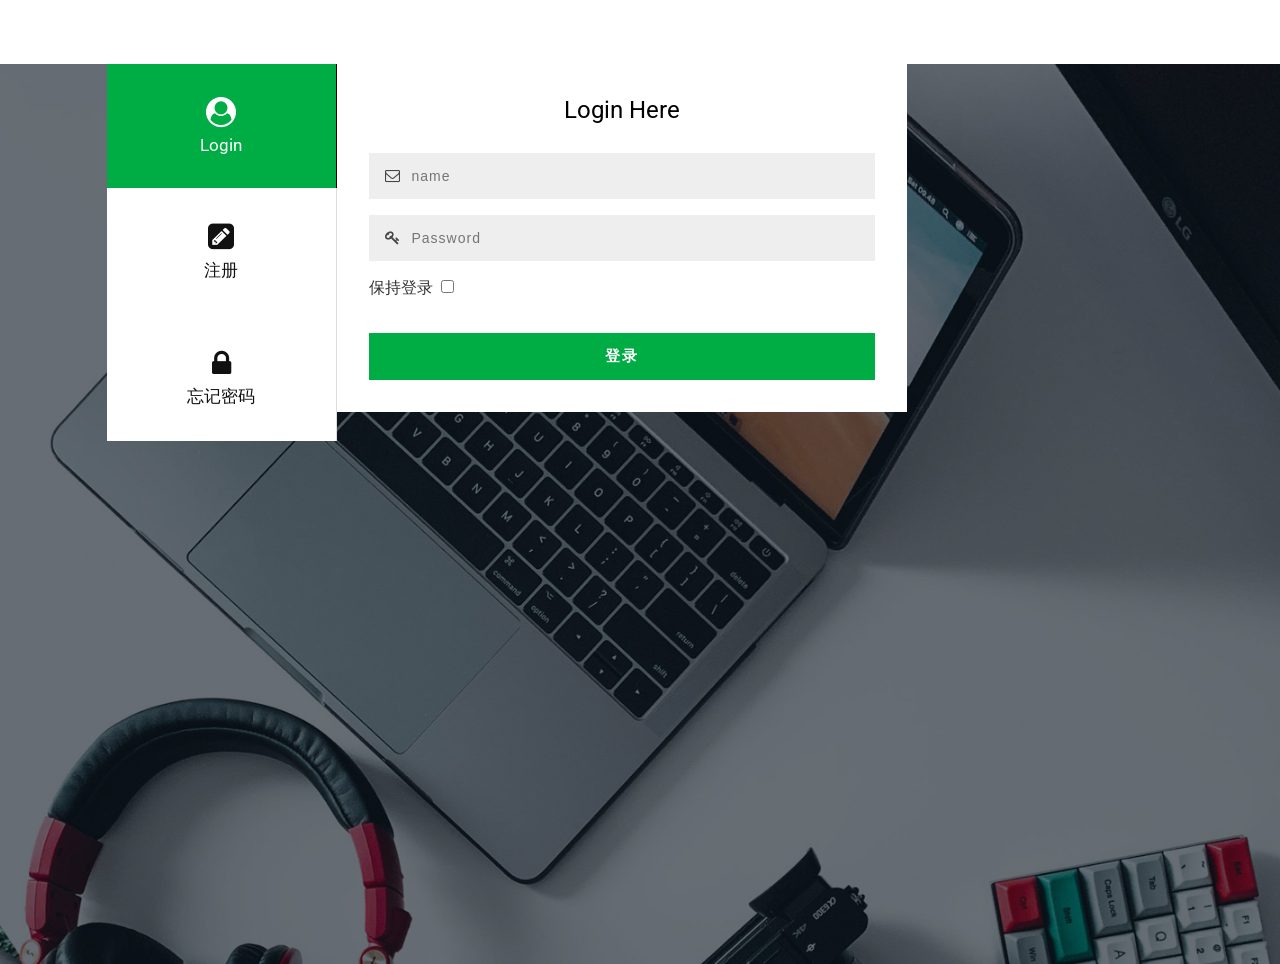
<file: login2/index.html>
<!DOCTYPE HTML>
<html lang="zxx">
<head>
	<title>zeng xiao er</title>
	<!-- Meta tag Keywords -->
	<meta name="viewport" content="width=device-width, initial-scale=1">
	<meta charset="UTF-8" />
	<meta name="keywords" content="Triple Forms Responsive Widget,Login form widgets, Sign up Web forms , Login signup Responsive web form,Flat Pricing table,Flat Drop downs,Registration Forms,News letter Forms,Elements" />
	<script>
		addEventListener("load", function () {
			setTimeout(hideURLbar, 0);
		}, false);

		function hideURLbar() {
			window.scrollTo(0, 1);
		}
	</script>
	<!-- Meta tag Keywords -->

	<!-- css files -->
	<link rel="stylesheet" href="../login2/css/style.css" type="text/css" media="all" />
	<!-- Style-CSS -->
	<link href="../login2/css/font-awesome.min.css" rel="stylesheet">
	<!-- Font-Awesome-Icons-CSS -->
	<!-- //css files -->

	<!-- web-fonts -->
	<link href="//fonts.googleapis.com/css?family=Roboto:100,100i,300,300i,400,400i,500,500i,700,700i,900,900i&amp;subset=cyrillic,cyrillic-ext,greek,greek-ext"
	 rel="stylesheet">
	<!-- //web-fonts -->
</head>

<body>
	<div class="main-bg">	
		<div class="sub-main-w3">
			<!-- vertical tabs -->
			<div class="vertical-tab">
				<div id="section1" class="section-w3ls">
					<input type="radio" name="sections" id="option1" checked>
					<label for="option1" class="icon-left-w3pvt"><span class="fa fa-user-circle" aria-hidden="true"></span>Login</label>
					<article>
						<form action="../login2/login.php" method="post">
							<h3 class="legend">Login Here</h3>
							<div class="input">
								<span class="fa fa-envelope-o" aria-hidden="true"></span>
								<input type="text" placeholder="name" name="username" required />
							</div>
							<div class="input">
								<span class="fa fa-key" aria-hidden="true"></span>
								<input type="password" placeholder="Password" name="password" required />
							</div>
							<span>保持登录</span>
							<input type="checkbox" name="cookies">
							<button type="submit" class="btn submit">登录</button>
							 
						</form>
					</article>
				</div>
				<div id="section2" class="section-w3ls">
					<input type="radio" name="sections" id="option2">
					<label for="option2" class="icon-left-w3pvt"><span class="fa fa-pencil-square" aria-hidden="true"></span>注册</label>
					<article>
						<form action="../login2/register.php" method="post">
							<h3 class="legend">注册一个新的账号</h3>
							<div class="input">
								<span class="fa fa-user-o" aria-hidden="true"></span>
								<input type="text" placeholder="账号" name="name" required />
							</div>
							<div class="input">
								<span class="fa fa-key" aria-hidden="true"></span>
								<input type="password" placeholder="密码" name="password" required />
							</div>
							<div class="input">
								<span class="fa fa-key" aria-hidden="true"></span>
								<input type="password" placeholder="确认密码" name="password" required />
							</div>
							<button type="submit" class="btn submit">注册</button>
						</form>
					</article>
				</div>
				<div id="section3" class="section-w3ls">
					<input type="radio" name="sections" id="option3">
					<label for="option3" class="icon-left-w3pvt"><span class="fa fa-lock" aria-hidden="true"></span>忘记密码</label>
					<article>
						<form action="#" method="post">
							<h3 class="legend last">找回密码</h3>
							<p class="para-style">请输入你的账号和你个人邮箱，以便我将密码发送至你的邮箱</p>
							<p class="para-style-2"><strong>联系我?</strong><a href="mailto:1446777320@qq.com">1446777320@qq.com</a></p>
							<div class="input">
								<span class="fa fa-envelope-o" aria-hidden="true"></span>
								<input type="text" placeholder="username" name="username" required />
								<br>
								<input type="email" placeholder="Email" name="email" required />
							</div>
							<button type="submit" class="btn submit last-btn">提交</button>
						</form>
					</article>
				</div>
			</div>
			
		</div>
		
	</div>

</body>

</html>
</file>
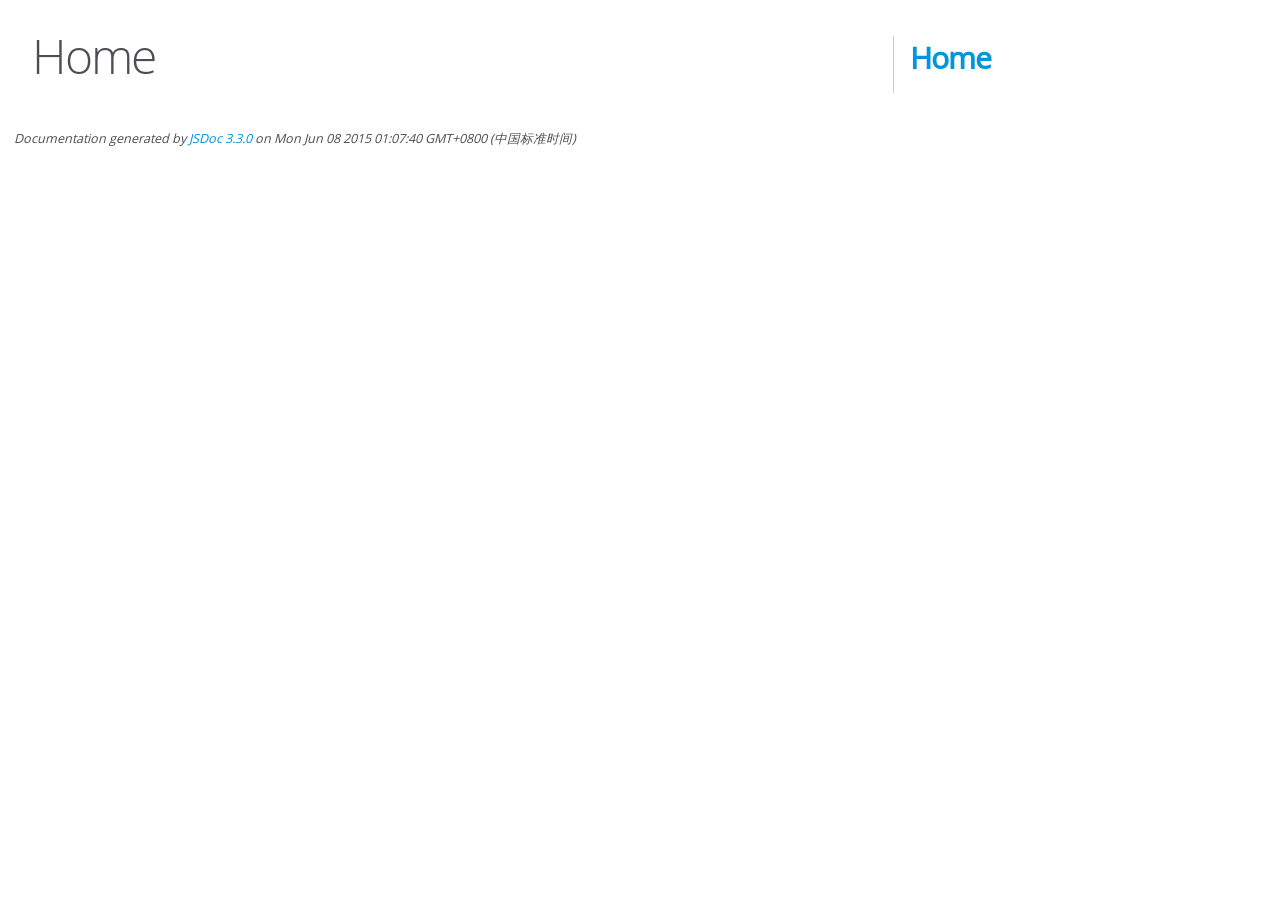
<file: editor.md-master/docs/index.html>
<!DOCTYPE html>
<html lang="en">
<head>
    <meta charset="utf-8">
    <title>JSDoc: Home</title>

    <script src="scripts/prettify/prettify.js"> </script>
    <script src="scripts/prettify/lang-css.js"> </script>
    <!--[if lt IE 9]>
      <script src="//html5shiv.googlecode.com/svn/trunk/html5.js"></script>
    <![endif]-->
    <link type="text/css" rel="stylesheet" href="styles/prettify-tomorrow.css">
    <link type="text/css" rel="stylesheet" href="styles/jsdoc-default.css">
</head>

<body>

<div id="main">

    <h1 class="page-title">Home</h1>

    



    


    <h3> </h3>










    









</div>

<nav>
    <h2><a href="index.html">Home</a></h2>
</nav>

<br class="clear">

<footer>
    Documentation generated by <a href="https://github.com/jsdoc3/jsdoc">JSDoc 3.3.0</a> on Mon Jun 08 2015 01:07:40 GMT+0800 (中国标准时间)
</footer>

<script> prettyPrint(); </script>
<script src="scripts/linenumber.js"> </script>
</body>
</html>
</file>
<file: login2/css/style.css>
/*--
Author: W3layouts
Author URL: http://w3layouts.com
License: Creative Commons Attribution 3.0 Unported
License URL: http://creativecommons.org/licenses/by/3.0/
--*/

/* reset */
html,
body,
div,
span,
applet,
object,
iframe,
h1,
h2,
h3,
h4,
h5,
h6,
p,
blockquote,
pre,
a,
abbr,
acronym,
address,
big,
cite,
code,
del,
dfn,
em,
img,
ins,
kbd,
q,
s,
samp,
small,
strike,
sub,
sup,
tt,
var,
b,
u,
i,
dl,
dt,
dd,
ol,
nav ul,
nav li,
fieldset,
form,
label,
legend,
table,
caption,
tbody,
tfoot,
thead,
tr,
th,
td,
article,
aside,
canvas,
details,
embed,
figure,
figcaption,
copyright,
header,
hgroup,
menu,
nav,
output,
ruby,
section,
summary,
time,
mark,
audio,
video {
    margin: 0;
    padding: 0;
    border: 0;
    font-size: 100%;
    font: inherit;
    vertical-align: baseline;
}

article,
aside,
details,
figcaption,
figure,
copyright,
header,
hgroup,
menu,
nav,
section {
    display: block;
}

ol,
ul {
    list-style: none;
    margin: 0px;
    padding: 0px;
}

blockquote,
q {
    quotes: none;
}

blockquote:before,
blockquote:after,
q:before,
q:after {
    content: '';
    content: none;
}

table {
    border-collapse: collapse;
    border-spacing: 0;
}

/* start editing from here */
a {
    text-decoration: none;
}

.txt-rt {
    text-align: right;
}

/* text align right */
.txt-lt {
    text-align: left;
}

/* text align left */
.txt-center {
    text-align: center;
}

/* text align center */
.float-rt {
    float: right;
}

/* float right */
.float-lt {
    float: left;
}

/* float left */
.clear {
    clear: both;
}

/* clear float */
.pos-relative {
    position: relative;
}

/* Position Relative */
.pos-absolute {
    position: absolute;
}

/* Position Absolute */
.vertical-base {
    vertical-align: baseline;
}

/* vertical align baseline */
.vertical-top {
    vertical-align: top;
}

/* vertical align top */
nav.vertical ul li {
    display: block;
}

/* vertical menu */
nav.horizontal ul li {
    display: inline-block;
}

/* horizontal menu */
img {
    max-width: 100%;
}

/* //end reset */

body {
    font-size: 100%;
    font-family: 'Roboto', sans-serif;
}

.main-bg {
    background: url(../images/b4.jpg) no-repeat center;
    background-size: cover;
    -webkit-background-size: cover;
    -moz-background-size: cover;
    -o-background-size: cover;
    -ms-background-size: cover;
    min-height: 100vh;
}

/* title */
h1 {
    font-size: 3vw;
    color: #fff;
    text-align: center;
    padding: 2.5vw 1vw 1vw;
    letter-spacing: 3px;
    text-transform: uppercase;
    font-weight: 600;
}

/* //title */

.sub-main-w3 {
    margin: 1.5vw 16vw;
    margin: 5vw auto;
    max-width: 1067px;
}

.image-style {
    background: url(../images/m.jpg) no-repeat center;
    background-size: cover;
    -webkit-background-size: cover;
    -moz-background-size: cover;
    -o-background-size: cover;
    -ms-background-size: cover;
    min-height: 371px;
}

/* vertical tabs */
.vertical-tab {
    color: #333;
    display: block;
    margin: auto;
    position: relative;
    float: left;
    /* width: 70%; */
}

.image-style {
    float: left;
    width: 25%;
}

.vertical-tab input[name="sections"] {
    left: -9999px;
    position: absolute;
    top: -9999px;
}

.vertical-tab .section-w3ls {
    display: block;
}

.vertical-tab .section-w3ls label {
    background: #fff;
    border-right: 1px solid #dcdcdc;
    cursor: pointer;
    display: block;
    font-size: 17px;
    padding: 33px 20px;
    position: relative;
    width: 189px;
    z-index: 100;
    color: #111;
    text-align: center;
}

.vertical-tab .section-w3ls article {
    display: none;
    left: 230px;
    min-width: 570px;
    position: absolute;
    top: 0;
}

/* .vertical-tab .section-w3ls article:after {
    background-color: #fff;
    bottom: 0;
    content: "";
    display: block;
    left: -229px;
    position: absolute;
    top: 0;
    width: 220px;
    z-index: 1;
} */

.vertical-tab input[name="sections"]:checked+label {
    background: #00ad45;
    border-right: 1px solid #000;
    color: #fff;
}

.vertical-tab input[name="sections"]:checked~article {
    display: block;
}

label.icon-left-w3pvt span {
    display: block;
    font-size: 30px;
    margin-bottom: 7.8px;
}

/* //vertical tabs */

/* form style */
.sub-main-w3 form {
    background: #ffff;
    padding: 2em;
}

.legend {
    color: #000;
    font-size: 24px;
    text-align: center;
    margin-bottom: 1.2em;
    font-weight: 400;
}

p.para-style {
    margin-bottom: .8em;
    font-size: 15px;
    letter-spacing: .5px;
    line-height: 1.8;
}

p.para-style-2 {
    font-size: 15px;
    letter-spacing: .5px;
    line-height: 1.8;
    margin-bottom: 2em;
}

p.para-style-2 a {
    color: blue;
}

.input {
    margin-bottom: 1em;
    padding: 13px 15px;
    border: 1px solid #eee;
    background: #eee;
    display: -webkit-box;
    display: -ms-flexbox;
    display: flex;
    -webkit-box-align: center;
    -ms-flex-align: center;
    align-items: center;
}

.input span {
    font-size: 15px;
    color: #464646;
    margin-right: 10px;
}

.input input {
    color: #000;
    font-size: 14px;
    letter-spacing: 1px;
    box-sizing: border-box;
    border: none;
    outline: none;
    background: transparent;
    width: 100%;
}

.submit {
    margin: 2.3em auto 0;
    background: #00ad45;
    border: none;
    cursor: pointer;
    font-weight: 600;
    -webkit-transition: 0.5s all;
    -o-transition: 0.5s all;
    -moz-transition: 0.5s all;
    -ms-transition: 0.5s all;
    transition: 0.5s all;
    display: block;
    color: #fff;
    padding: 14px 30px;
    -webkit-border-radius: 0;
    -o-border-radius: 0;
    -ms-border-radius: 0;
    -moz-border-radius: 0;
    border-radius: 0;
    font-size: 15px;
    letter-spacing: 2px;
    width: 100%;
}

.submit:hover {
    opacity: .8;
    -webkit-transition: 0.5s all;
    -o-transition: 0.5s all;
    -moz-transition: 0.5s all;
    -ms-transition: 0.5s all;
    transition: 0.5s all;
}

a.bottom-text-w3ls {
    color: #757474;
    font-size: 14px;
    display: inherit;
    letter-spacing: 1px;
    text-align: center;
    margin-top: 3.2em;
}

/* //form style */

/* copyright */
.copyright {
    margin-top: 9vw;
    padding-bottom: 1.5vw;
}

.copyright h2 {
    font-size: 15px;
    color: #fff;
    letter-spacing: 1px;
    text-align: center;
    line-height: 1.8;
}

.copyright h2 a {
    color: #fff;
    font-weight: bold;
    -webkit-transition: 0.5s all;
    -o-transition: 0.5s all;
    -moz-transition: 0.5s all;
    -ms-transition: 0.5s all;
    transition: 0.5s all;
}

.copyright h2 a:hover {
    opacity: .8;
    -webkit-transition: 0.5s all;
    -o-transition: 0.5s all;
    -moz-transition: 0.5s all;
    -ms-transition: 0.5s all;
    transition: 0.5s all;
}

/* //copyright */

/* responsive */
@media(max-width: 1080px) {
    h1 {
        font-size: 4vw;
    }
}

@media(max-width: 1050px) {
    .sub-main-w3 {
        max-width: 900px;
    }

    .vertical-tab .section-w3ls article {
        min-width: 445px;
    }

    p.para-style-2 {
        font-size: 14px;
        margin-bottom: 1em;
    }

    p.para-style {
        margin-bottom: .7em;
        font-size: 14px;
    }
}

@media(max-width: 900px) {
    .sub-main-w3 {
        max-width: 768px;
    }

    .vertical-tab .section-w3ls article {
        min-width: 400px;
        left: 175px;
    }

    .vertical-tab .section-w3ls label {
        width: 134px;
        font-size: 15px;
        padding: 34px 20px;
    }

    h1 {
        font-size: 5vw;
        padding: 4.5vw 1vw 1vw;
    }
}

@media(max-width: 768px) {
    .sub-main-w3 {
        max-width: 575px;
        display: -webkit-box;
        display: -ms-flexbox;
        display: flex;
        -ms-flex-wrap: wrap;
        flex-wrap: wrap;
    }

    .image-style {
        float: none;
        width: 100%;
        min-height: 300px;
        order: 2;
    }

    .vertical-tab {
        float: none;
        width: 100%;
    }
}

@media(max-width: 667px) {
    h1 {
        font-size: 6vw;
    }
}

@media(max-width: 640px) {
    .copyright h2 {
        font-size: 14px;
    }
}

@media(max-width: 600px) {
    .sub-main-w3 {
        max-width: 500px;
    }

    .vertical-tab .section-w3ls article {
        min-width: 365px;
        left: 135px;
    }

    .vertical-tab .section-w3ls label {
        width: 114px;
        font-size: 15px;
        padding: 31px 10px;
    }

    h1 {
        font-size: 7vw;
    }
}

@media(max-width: 480px) {
    .vertical-tab .section-w3ls article {
        min-width: 291px;
        left: 109px;
    }

    .vertical-tab .section-w3ls label {
        width: 89px;
        font-size: 14px;
        padding: 26.8px 10px;
    }

    .sub-main-w3 {
        max-width: 400px;
    }

    .image-style {
        min-height: 220px;
    }

    .sub-main-w3 form {
        padding: 1.5em;
    }

    .submit {
        font-size: 14px;
    }

    .input input {
        font-size: 13px;
    }

    p.para-style {
        margin-bottom: .4em;
        font-size: 13px;
    }

    p.para-style-2 {
        font-size: 13px;
    }

    .input {
        padding: 12px 12px;
    }

    a.bottom-text-w3ls {
        margin-top: 3em;
    }

    .last-btn {
        margin: 1em auto 0;
    }

    .copyright h2 {
        font-size: 12px;
    }
}

@media(max-width: 414px) {
    .sub-main-w3 {
        max-width: 320px;
    }

    .vertical-tab .section-w3ls article {
        position: static;
    }

    .vertical-tab .section-w3ls label {
        width: 100%;
        font-size: 14px;
        padding: 20px 0;
        border-right: none;
        border-bottom: 1px solid #dcdcdc;
        border-top: 1px solid #dcdcdc;
    }

    .vertical-tab input[name="sections"]:checked+label {
        border-right: none;
        border-bottom: 1px solid #000;
        border-top: none;
    }

    .image-style {
        min-height: 190px;
    }

    h1 {
        font-size: 1.8em;
        padding: 6.5vw 1vw 3vw;
    }

    .copyright h2 {
        font-size: 13px;
    }

    .last-btn {
        margin: 1.5em auto 0;
    }

    p.para-style {
        margin-bottom: 1em;
    }

    p.para-style-2 {
        margin-bottom: 2em;
    }

}

@media(max-width: 320px) {
    .sub-main-w3 {
        max-width: 270px;
    }

    .vertical-tab .section-w3ls article {
        min-width: 270px;
    }
}

/* //responsive */
</file>
<file: editor.md-master/docs/styles/prettify-tomorrow.css>
/* Tomorrow Theme */
/* Original theme - https://github.com/chriskempson/tomorrow-theme */
/* Pretty printing styles. Used with prettify.js. */
/* SPAN elements with the classes below are added by prettyprint. */
/* plain text */
.pln {
  color: #4d4d4c; }

@media screen {
  /* string content */
  .str {
    color: #718c00; }

  /* a keyword */
  .kwd {
    color: #8959a8; }

  /* a comment */
  .com {
    color: #8e908c; }

  /* a type name */
  .typ {
    color: #4271ae; }

  /* a literal value */
  .lit {
    color: #f5871f; }

  /* punctuation */
  .pun {
    color: #4d4d4c; }

  /* lisp open bracket */
  .opn {
    color: #4d4d4c; }

  /* lisp close bracket */
  .clo {
    color: #4d4d4c; }

  /* a markup tag name */
  .tag {
    color: #c82829; }

  /* a markup attribute name */
  .atn {
    color: #f5871f; }

  /* a markup attribute value */
  .atv {
    color: #3e999f; }

  /* a declaration */
  .dec {
    color: #f5871f; }

  /* a variable name */
  .var {
    color: #c82829; }

  /* a function name */
  .fun {
    color: #4271ae; } }
/* Use higher contrast and text-weight for printable form. */
@media print, projection {
  .str {
    color: #060; }

  .kwd {
    color: #006;
    font-weight: bold; }

  .com {
    color: #600;
    font-style: italic; }

  .typ {
    color: #404;
    font-weight: bold; }

  .lit {
    color: #044; }

  .pun, .opn, .clo {
    color: #440; }

  .tag {
    color: #006;
    font-weight: bold; }

  .atn {
    color: #404; }

  .atv {
    color: #060; } }
/* Style */
/*
pre.prettyprint {
  background: white;
  font-family: Consolas, Monaco, 'Andale Mono', monospace;
  font-size: 12px;
  line-height: 1.5;
  border: 1px solid #ccc;
  padding: 10px; }
*/

/* Specify class=linenums on a pre to get line numbering */
ol.linenums {
  margin-top: 0;
  margin-bottom: 0; }

/* IE indents via margin-left */
li.L0,
li.L1,
li.L2,
li.L3,
li.L4,
li.L5,
li.L6,
li.L7,
li.L8,
li.L9 {
  /* */ }

/* Alternate shading for lines */
li.L1,
li.L3,
li.L5,
li.L7,
li.L9 {
  /* */ }
</file>
<file: editor.md-master/docs/styles/jsdoc-default.css>
@font-face {
    font-family: 'Open Sans';
    font-weight: normal;
    font-style: normal;
    src: url('../fonts/OpenSans-Regular-webfont.eot');
    src:
        local('Open Sans'),
        local('OpenSans'),
        url('../fonts/OpenSans-Regular-webfont.eot?#iefix') format('embedded-opentype'),
        url('../fonts/OpenSans-Regular-webfont.woff') format('woff'),
        url('../fonts/OpenSans-Regular-webfont.svg#open_sansregular') format('svg');
}

@font-face {
    font-family: 'Open Sans Light';
    font-weight: normal;
    font-style: normal;
    src: url('../fonts/OpenSans-Light-webfont.eot');
    src:
        local('Open Sans Light'),
        local('OpenSans Light'),
        url('../fonts/OpenSans-Light-webfont.eot?#iefix') format('embedded-opentype'),
        url('../fonts/OpenSans-Light-webfont.woff') format('woff'),
        url('../fonts/OpenSans-Light-webfont.svg#open_sanslight') format('svg');
}

html
{
    overflow: auto;
    background-color: #fff;
    font-size: 14px;
}

body
{
    font-family: 'Open Sans', sans-serif;
    line-height: 1.5;
    color: #4d4e53;
    background-color: white;
}

a, a:visited, a:active {
    color: #0095dd;
    text-decoration: none;
}

a:hover {
    text-decoration: underline;
}

header
{
    display: block;
    padding: 0px 4px;
}

tt, code, kbd, samp {
    font-family: Consolas, Monaco, 'Andale Mono', monospace;
}

.class-description {
    font-size: 130%;
    line-height: 140%;
    margin-bottom: 1em;
    margin-top: 1em;
}

.class-description:empty {
    margin: 0;
}

#main {
    float: left;
    width: 70%;
}

article dl {
    margin-bottom: 40px;
}

section
{
    display: block;
    background-color: #fff;
    padding: 12px 24px;
    border-bottom: 1px solid #ccc;
    margin-right: 30px;
}

.variation {
    display: none;
}

.signature-attributes {
    font-size: 60%;
    color: #aaa;
    font-style: italic;
    font-weight: lighter;
}

nav
{
    display: block;
    float: right;
    margin-top: 28px;
    width: 30%;
    box-sizing: border-box;
    border-left: 1px solid #ccc;
    padding-left: 16px;
}

nav ul {
    font-family: 'Lucida Grande', 'Lucida Sans Unicode', arial, sans-serif;
    font-size: 100%;
    line-height: 17px;
    padding: 0;
    margin: 0;
    list-style-type: none;
}

nav ul a, nav ul a:visited, nav ul a:active {
    font-family: Consolas, Monaco, 'Andale Mono', monospace;
    line-height: 18px;
    color: #4D4E53;
}

nav h3 {
    margin-top: 12px;
}

nav li {
    margin-top: 6px;
}

footer {
    display: block;
    padding: 6px;
    margin-top: 12px;
    font-style: italic;
    font-size: 90%;
}

h1, h2, h3, h4 {
    font-weight: 200;
    margin: 0;
}

h1
{
    font-family: 'Open Sans Light', sans-serif;
    font-size: 48px;
    letter-spacing: -2px;
    margin: 12px 24px 20px;
}

h2, h3
{
    font-size: 30px;
    font-weight: 700;
    letter-spacing: -1px;
    margin-bottom: 12px;
}

h4
{
    font-size: 18px;
    letter-spacing: -0.33px;
    margin-bottom: 12px;
    color: #4d4e53;
}

h5, .container-overview .subsection-title
{
    font-size: 120%;
    font-weight: bold;
    letter-spacing: -0.01em;
    margin: 8px 0 3px 0;
}

h6
{
    font-size: 100%;
    letter-spacing: -0.01em;
    margin: 6px 0 3px 0;
    font-style: italic;
}

.ancestors { color: #999; }
.ancestors a
{
    color: #999 !important;
    text-decoration: none;
}

.clear
{
    clear: both;
}

.important
{
    font-weight: bold;
    color: #950B02;
}

.yes-def {
    text-indent: -1000px;
}

.type-signature {
    color: #aaa;
}

.name, .signature {
    font-family: Consolas, Monaco, 'Andale Mono', monospace;
}

.details { margin-top: 14px; border-left: 2px solid #DDD; }
.details dt { width: 120px; float: left; padding-left: 10px;  padding-top: 6px; }
.details dd { margin-left: 70px; }
.details ul { margin: 0; }
.details ul { list-style-type: none; }
.details li { margin-left: 30px; padding-top: 6px; }
.details pre.prettyprint { margin: 0 }
.details .object-value { padding-top: 0; }

.description {
    margin-bottom: 1em;
    margin-top: 1em;
}

.code-caption
{
    font-style: italic;
    font-size: 107%;
    margin: 0;
}

.prettyprint
{
    border: 1px solid #ddd;
    width: 80%;
    overflow: auto;
}

.prettyprint.source {
    width: inherit;
}

.prettyprint code
{
    font-size: 100%;
    line-height: 18px;
    display: block;
    padding: 4px 12px;
    margin: 0;
    background-color: #fff;
    color: #4D4E53;
}

.prettyprint code span.line
{
  display: inline-block;
}

.prettyprint.linenums
{
  padding-left: 70px;
  -webkit-user-select: none;
  -moz-user-select: none;
  -ms-user-select: none;
  user-select: none;
}

.prettyprint.linenums ol
{
  padding-left: 0;
}

.prettyprint.linenums li
{
  border-left: 3px #ddd solid;
}

.prettyprint.linenums li.selected,
.prettyprint.linenums li.selected *
{
  background-color: lightyellow;
}

.prettyprint.linenums li *
{
  -webkit-user-select: text;
  -moz-user-select: text;
  -ms-user-select: text;
  user-select: text;
}

.params, .props
{
    border-spacing: 0;
    border: 0;
    border-collapse: collapse;
}

.params .name, .props .name, .name code {
    color: #4D4E53;
    font-family: Consolas, Monaco, 'Andale Mono', monospace;
    font-size: 100%;
}

.params td, .params th, .props td, .props th
{
    border: 1px solid #ddd;
    margin: 0px;
    text-align: left;
    vertical-align: top;
    padding: 4px 6px;
    display: table-cell;
}

.params thead tr, .props thead tr
{
    background-color: #ddd;
    font-weight: bold;
}

.params .params thead tr, .props .props thead tr
{
    background-color: #fff;
    font-weight: bold;
}

.params th, .props th { border-right: 1px solid #aaa; }
.params thead .last, .props thead .last { border-right: 1px solid #ddd; }

.params td.description > p:first-child,
.props td.description > p:first-child
{
    margin-top: 0;
    padding-top: 0;
}

.params td.description > p:last-child,
.props td.description > p:last-child
{
    margin-bottom: 0;
    padding-bottom: 0;
}

.disabled {
    color: #454545;
}
</file>
